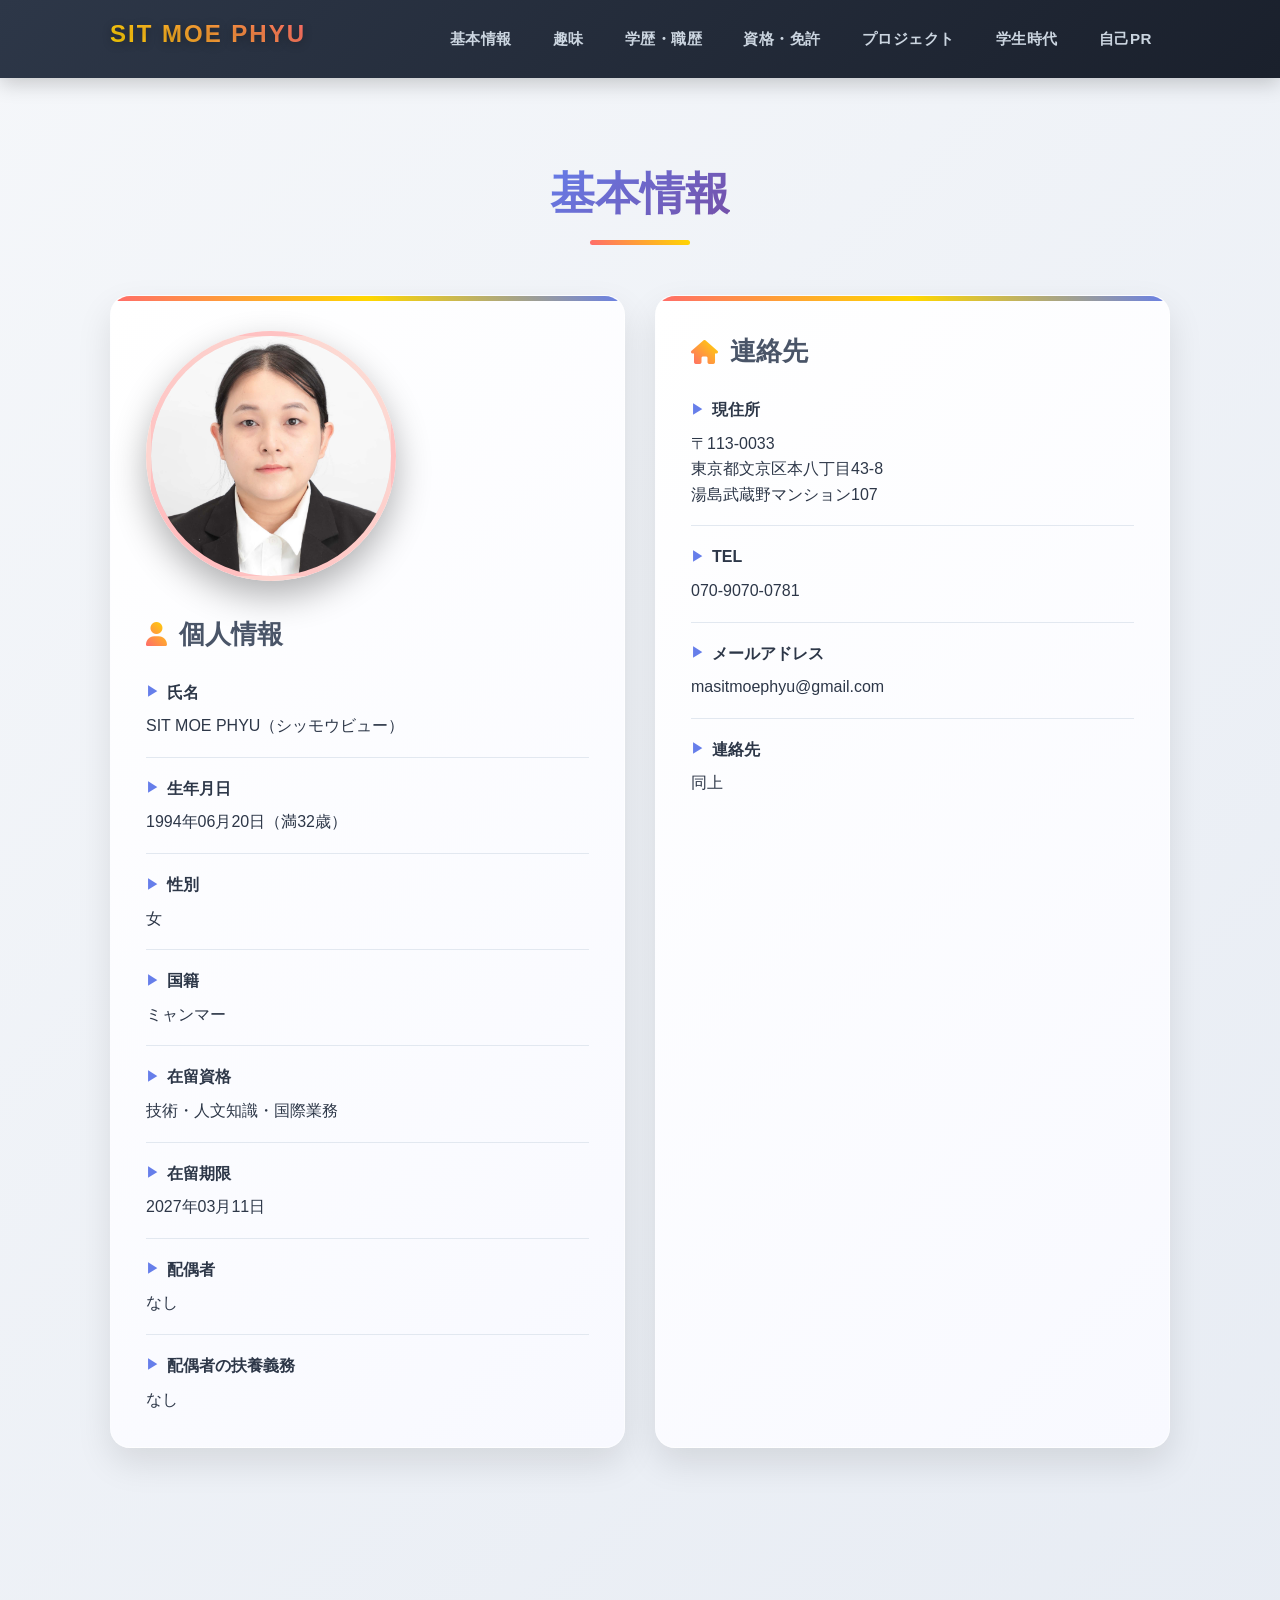
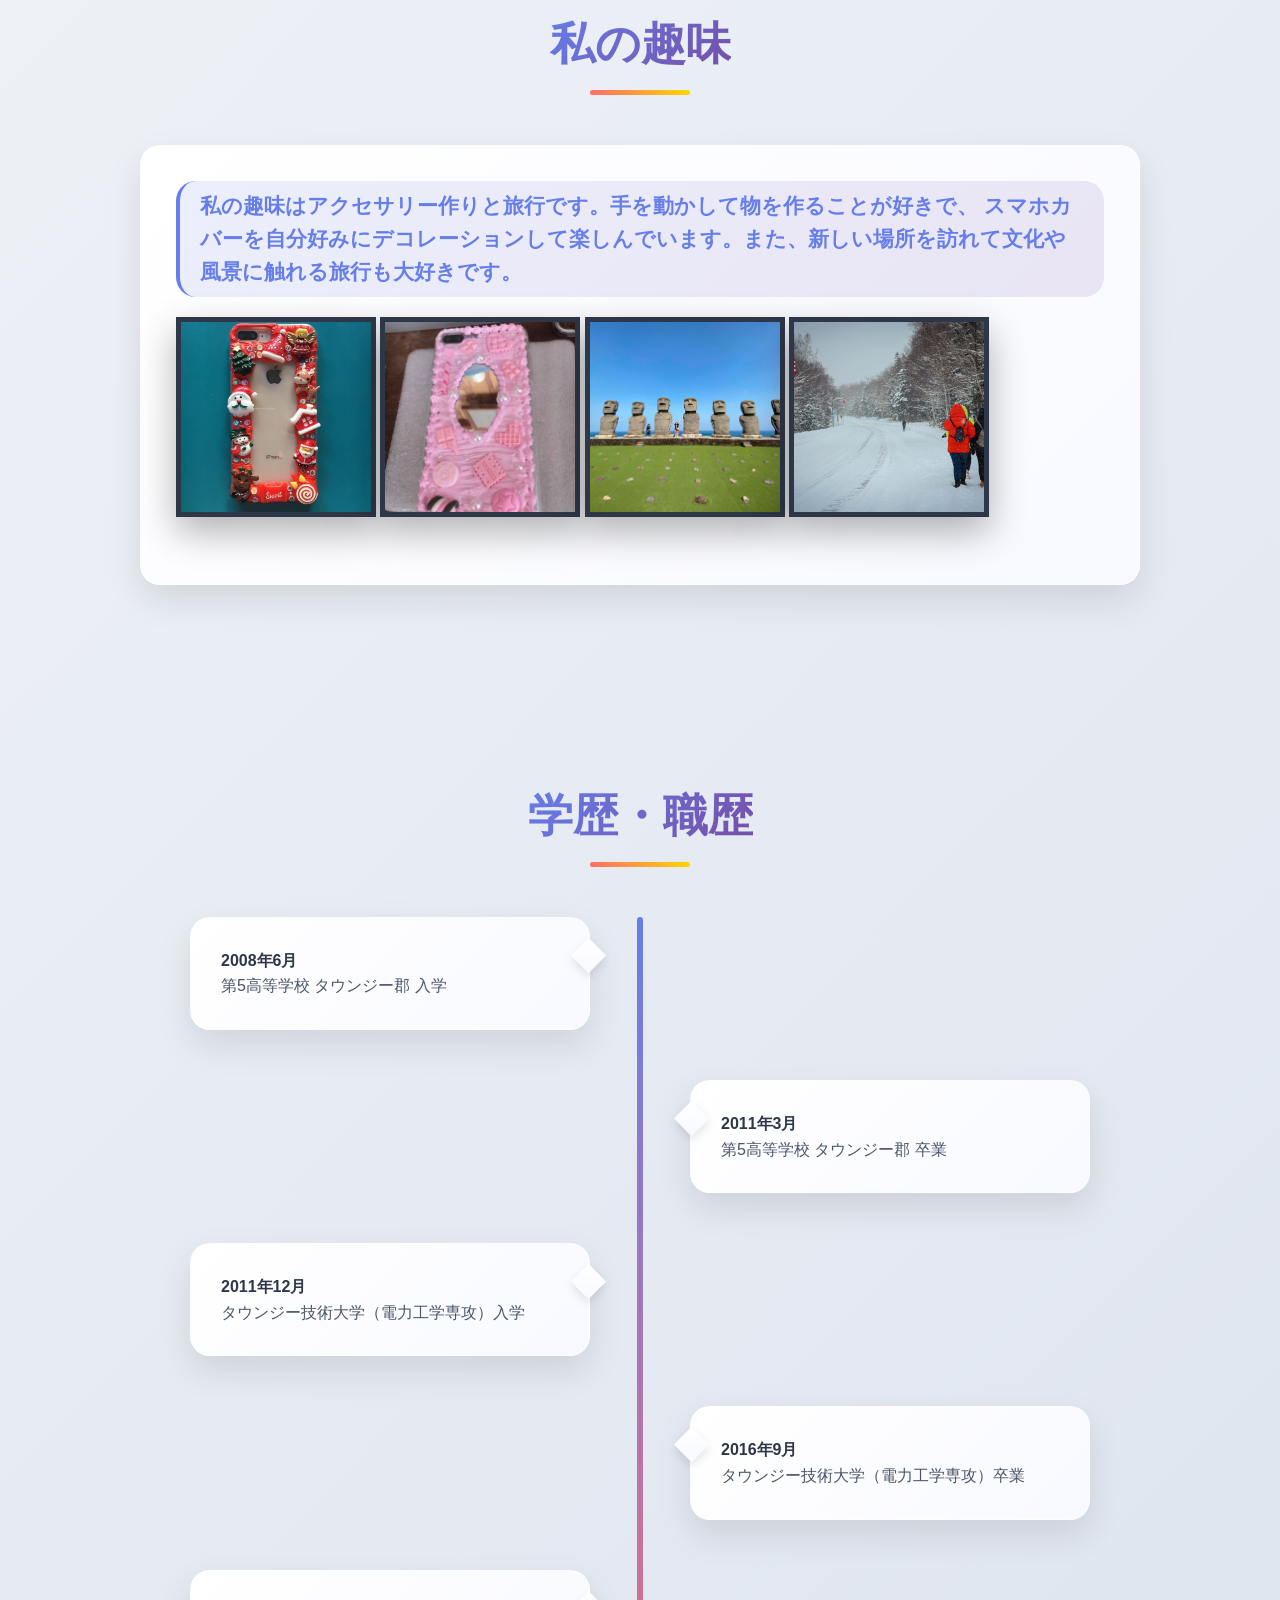
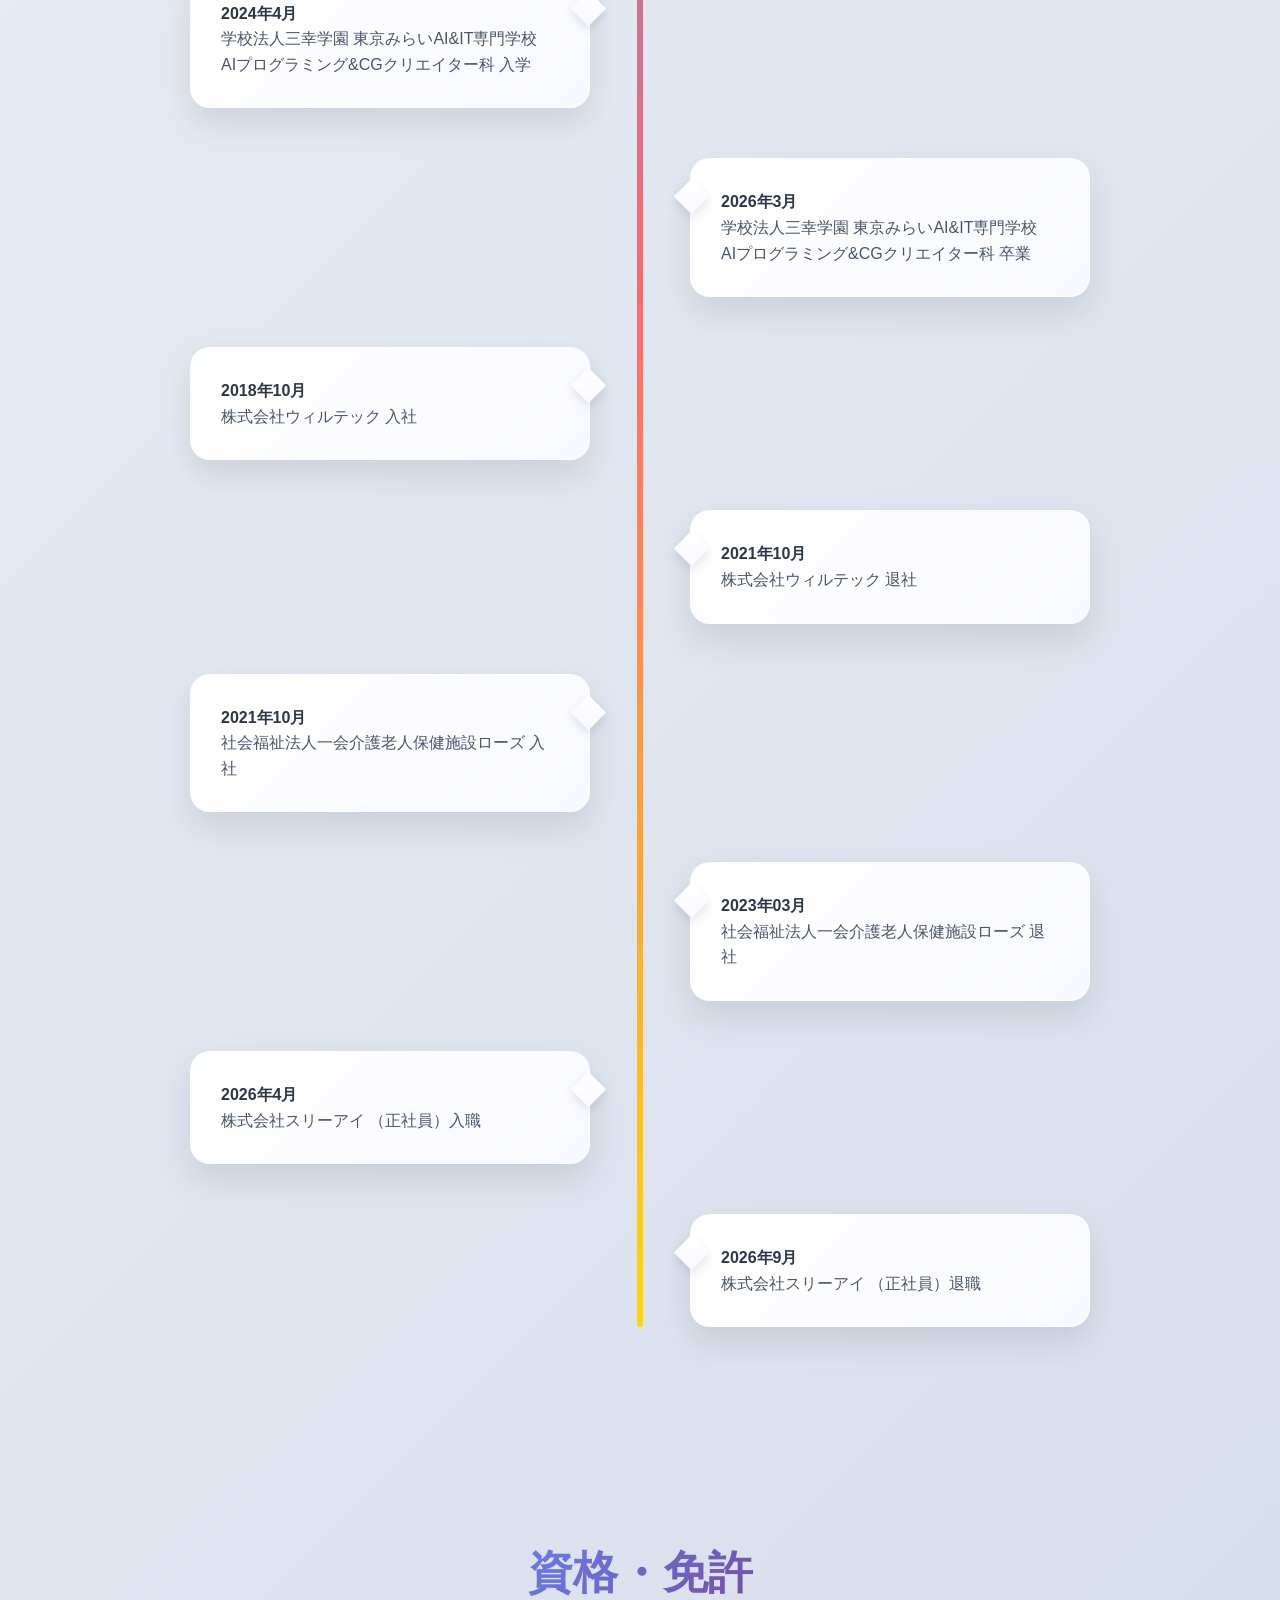
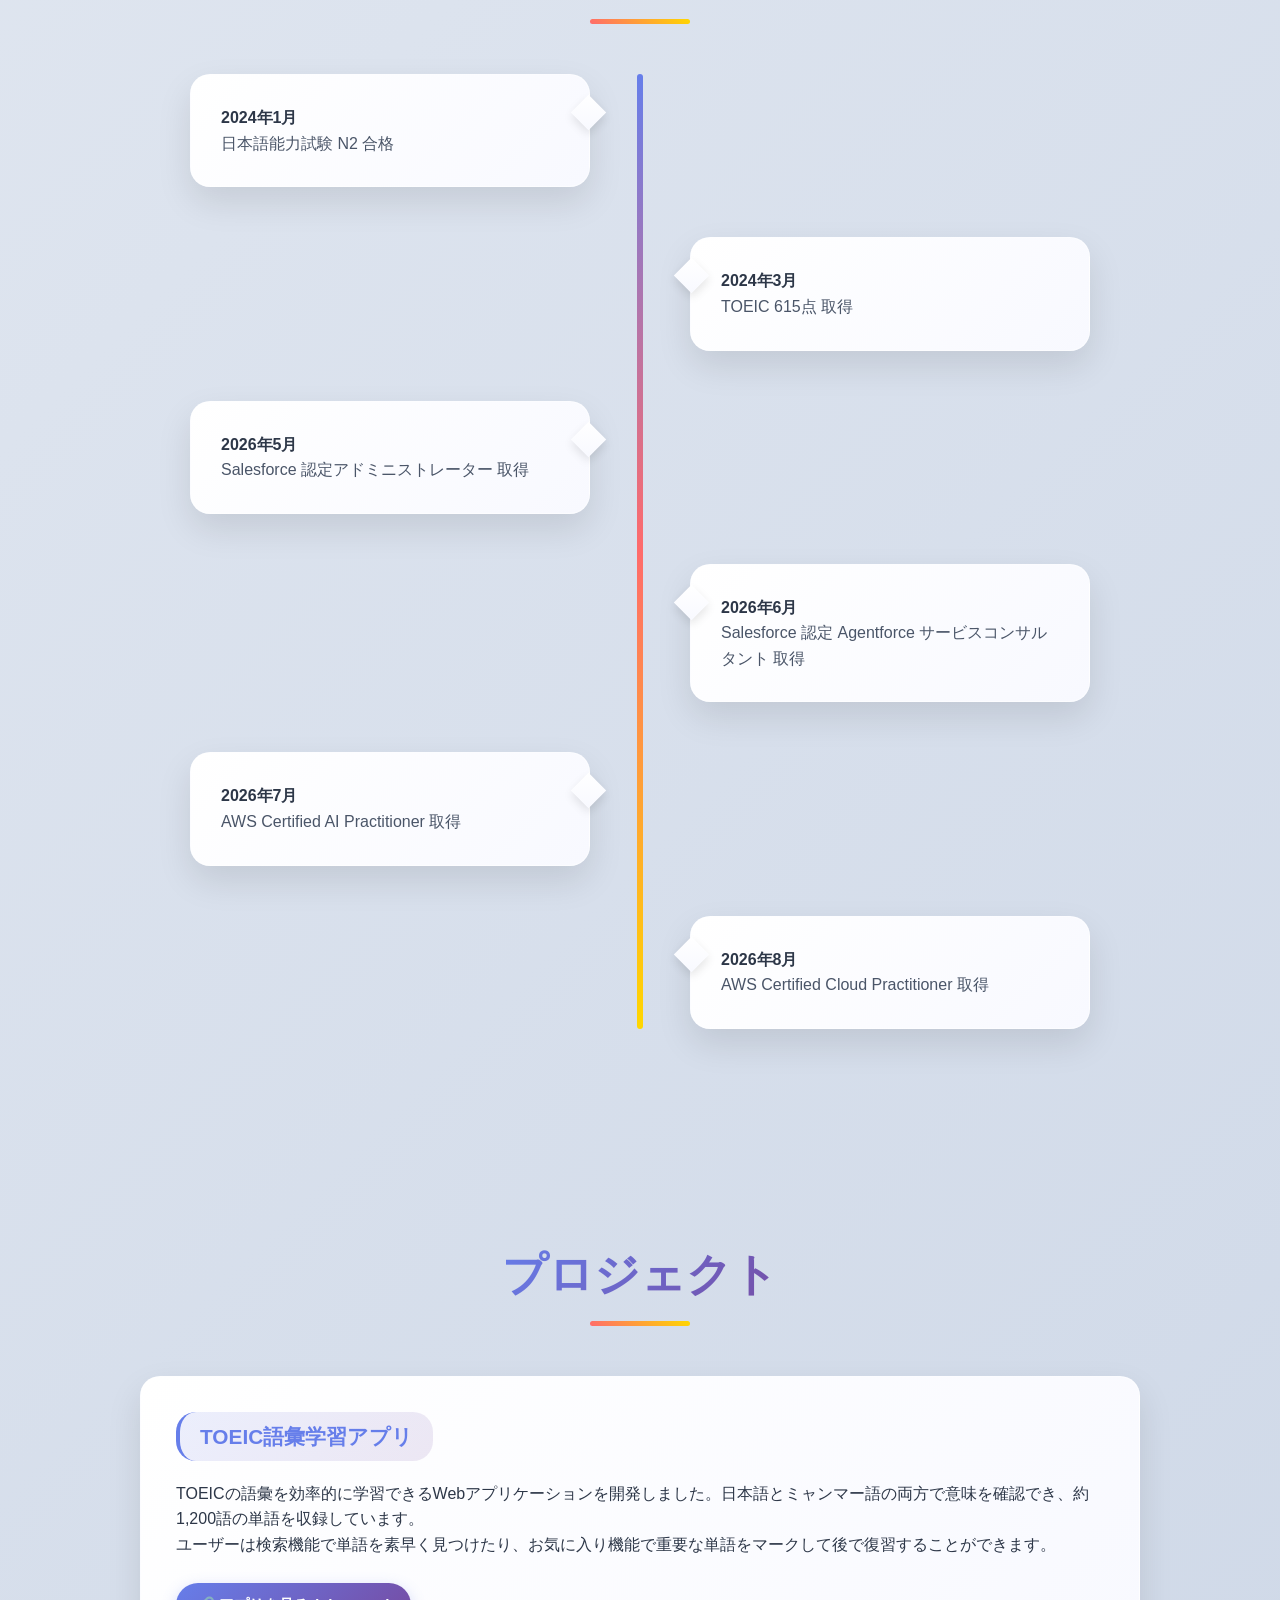
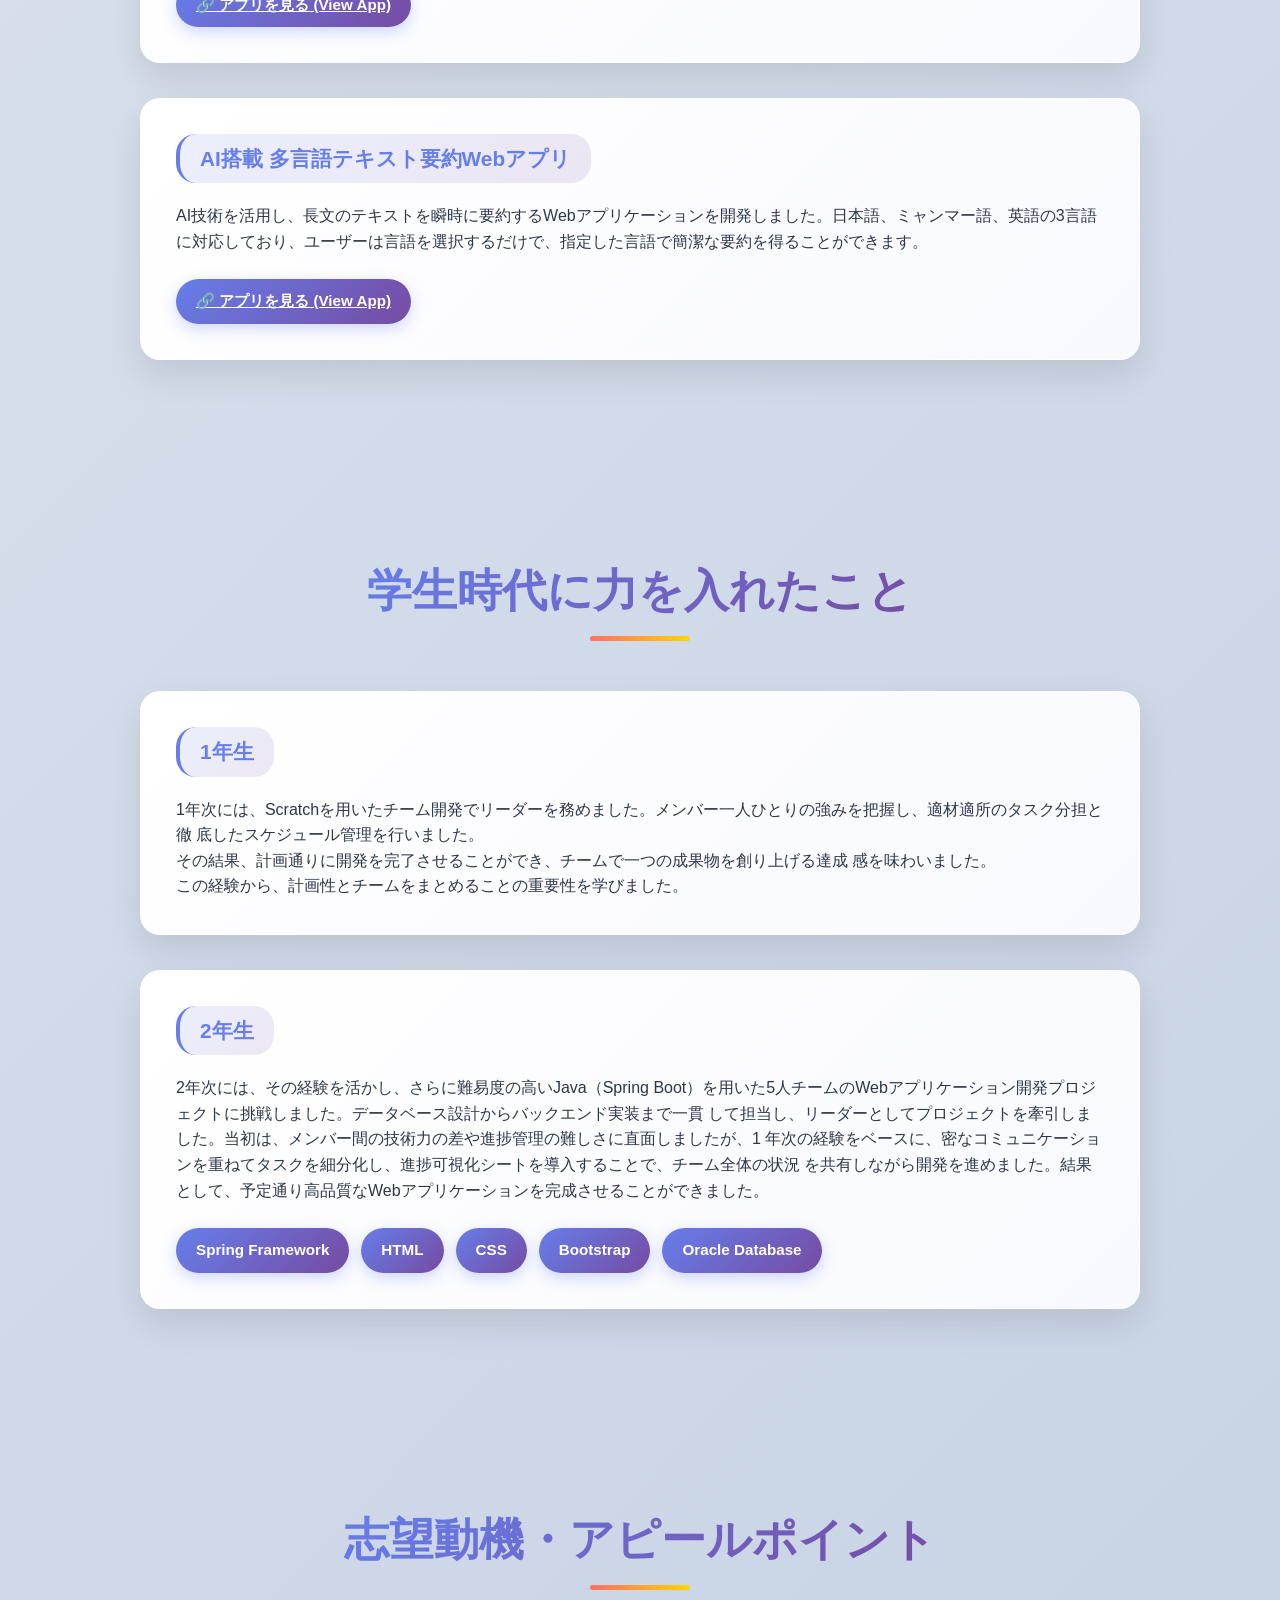
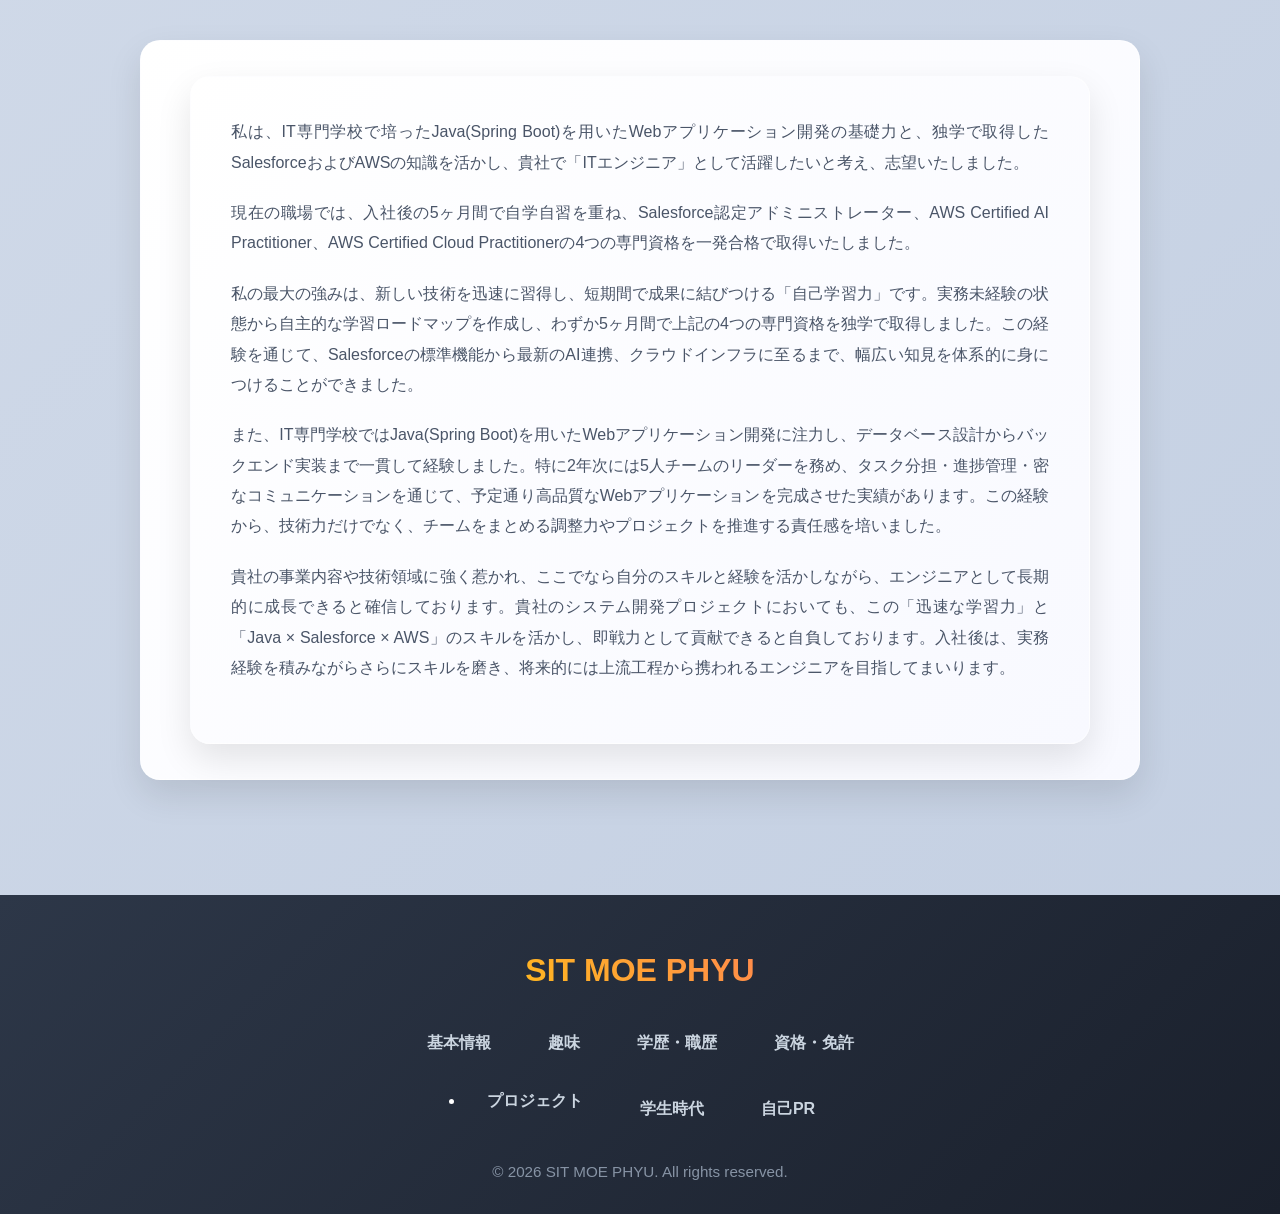
<file: index.html>
<!DOCTYPE html>
<html lang="ja">
<head>
    <meta charset="UTF-8">
    <meta name="viewport" content="width=device-width, initial-scale=1.0">
    <title>SIT MOE PHYU - 履歴書</title>
    <link rel="stylesheet" href="style.css">
    <!-- Font Awesome (アイコン用) -->
    <link rel="stylesheet" href="https://cdnjs.cloudflare.com/ajax/libs/font-awesome/6.4.0/css/all.min.css">
</head>
<body>

    <!-- ナビゲーション -->
    <nav>
        <div class="container nav-container">
           <!-- <img src="image/me.jpg" alt="SIT MOE PHYU" class="profile-img"> -->

            <h1 class="logo">SIT MOE PHYU</h1>
            <ul class="nav-links">
                <li><a href="#about">基本情報</a></li>
                <li><a href="#hobby">趣味</a></li>
                <li><a href="#education">学歴・職歴</a></li>
                <li><a href="#certifications">資格・免許</a></li>
                <li><a href="#projects">プロジェクト</a></li>
                <li><a href="#experience">学生時代</a></li>
                <li><a href="#pr">自己PR</a></li>
            </ul>
        </div>
    </nav>

    <!-- 基本情報 -->
    <section id="about">
        <div class="container">
            <div class="section-title">
                <h2>基本情報</h2>
            </div>
            <div class="info-grid">
                <div class="info-card profile-card">
                    <!-- プロフィール写真 -->
                    <img src="image/me.jpg" alt="SIT MOE PHYU" class="profile-img">
                    <h3><i class="fas fa-user"></i> 個人情報</h3>
                    <div class="info-item">
                        <div class="info-label">氏名</div>
                        <div>SIT MOE PHYU（シッモウビュー）</div>
                    </div>
                    <div class="info-item">
                        <div class="info-label">生年月日</div>
                        <div>1994年06月20日（満32歳）</div>
                    </div>
                    <div class="info-item">
                        <div class="info-label">性別</div>
                        <div>女</div>
                    </div>
                    <div class="info-item">
                        <div class="info-label">国籍</div>
                        <div>ミャンマー</div>
                    </div>
                    <div class="info-item">
                        <div class="info-label">在留資格</div>
                        <div>技術・人文知識・国際業務</div>
                    </div>
                    <div class="info-item">
                        <div class="info-label">在留期限</div>
                        <div>2027年03月11日</div>
                    </div>
                    <div class="info-item">
                        <div class="info-label">配偶者</div>
                        <div>なし</div>
                    </div>
                    <div class="info-item">
                        <div class="info-label">配偶者の扶養義務</div>
                        <div>なし</div>
                    </div>
                </div>

                <div class="info-card">
                    <h3><i class="fas fa-home"></i> 連絡先</h3>
                    <div class="info-item">
                        <div class="info-label">現住所</div>
                        <div>〒113-0033<br>東京都文京区本八丁目43-8<br>湯島武蔵野マンション107</div>
                    </div>
                    <div class="info-item">
                        <div class="info-label">TEL</div>
                        <div>070-9070-0781</div>
                    </div>
                    <div class="info-item">
                        <div class="info-label">メールアドレス</div>
                        <div>masitmoephyu@gmail.com</div>
                    </div>
                    <div class="info-item">
                        <div class="info-label">連絡先</div>
                        <div>同上</div>
                    </div>
                </div>
            </div>
        </div>
    </section>
<!-- 趣味 -->
 <section id="hobby">
        <div class="container">
            <div class="section-title">
                <h2>私の趣味</h2>
            </div>
            <div class="experience-content">
                <div class="experience-item">
                    <div class="experience-year">私の趣味はアクセサリー作りと旅行です。手を動かして物を作ることが好きで、 スマホカバーを自分好みにデコレーションして楽しんでいます。また、新しい場所を訪れて文化や風景に触れる旅行も大好きです。</div>
                    <img src="image/ph1.jpg" alt="SIT MOE PHYU" class="hobbyimg">
                      <img src="image/ph2.jpg" alt="SIT MOE PHYU" class="hobbyimg">
                        <img src="image/trip1.jpg" alt="SIT MOE PHYU" class="hobbyimg">
                          <img src="image/trip2.jpg" alt="SIT MOE PHYU" class="hobbyimg">
                </div>

            

                
            </div>
        </div>
    </section>



    <!-- 学歴・職歴 -->
    <section id="education">
        <div class="container">
            <div class="section-title">
                <h2>学歴・職歴</h2>
            </div>
            <div class="timeline">
                <div class="timeline-item">
                    <div class="timeline-content">
                        <strong>2008年6月</strong>
                        <p>第5高等学校 タウンジー郡 入学</p>
                    </div>
                </div>
                <div class="timeline-item">
                    <div class="timeline-content">
                        <strong>2011年3月</strong>
                        <p>第5高等学校 タウンジー郡 卒業</p>
                    </div>
                </div>
                <div class="timeline-item">
                    <div class="timeline-content">
                        <strong>2011年12月</strong>
                        <p>タウンジー技術大学（電力工学専攻）入学</p>
                    </div>
                </div>
                <div class="timeline-item">
                    <div class="timeline-content">
                        <strong>2016年9月</strong>
                        <p>タウンジー技術大学（電力工学専攻）卒業</p>
                    </div>
                </div>
                <div class="timeline-item">
                    <div class="timeline-content">
                        <strong>2024年4月</strong>
                        <p>学校法人三幸学園 東京みらいAI&IT専門学校<br>AIプログラミング&CGクリエイター科 入学</p>
                    </div>
                </div>
                <div class="timeline-item">
                    <div class="timeline-content">
                        <strong>2026年3月</strong>
                        <p>学校法人三幸学園 東京みらいAI&IT専門学校<br>AIプログラミング&CGクリエイター科 卒業</p>
                    </div>
                </div>
                <div class="timeline-item">
                    <div class="timeline-content">
                        <strong>2018年10月</strong>
                        <p>株式会社ウィルテック 入社</p>
                    </div>
                </div>
                <div class="timeline-item">
                    <div class="timeline-content">
                        <strong>2021年10月</strong>
                        <p>株式会社ウィルテック 退社</p>
                    </div>
                </div>
                
                 <div class="timeline-item">
                    <div class="timeline-content">
                        <strong>2021年10月</strong>
                        <p>社会福祉法人一会介護老人保健施設ローズ 入社</p>
                    </div>
                </div>
                <div class="timeline-item">
                    <div class="timeline-content">
                        <strong>2023年03月</strong>
                        <p>社会福祉法人一会介護老人保健施設ローズ 退社</p>
                    </div>
                </div>
                
                <div class="timeline-item">
                    <div class="timeline-content">
                        <strong>2026年4月</strong>
                        <p>株式会社スリーアイ （正社員）入職</p>
                       </div>
                    </div>
                    <div class="timeline-item">
                    <div class="timeline-content">
                        <strong>2026年9月</strong>
                        <p>株式会社スリーアイ （正社員）退職</p>
                       </div>
                    </div>
                </div>
            </div>
        </div>
    </section>

    <!-- 資格・免許 -->
    <section id="certifications">
        <div class="container">
            <div class="section-title">
                <h2>資格・免許</h2>
            </div>
            <div class="timeline">
                <div class="timeline-item">
                    <div class="timeline-content">
                        <strong>2024年1月</strong>
                        <p>日本語能力試験 N2 合格</p>
                    </div>
                </div>
                <div class="timeline-item">
                    <div class="timeline-content">
                        <strong>2024年3月</strong>
                        <p>TOEIC 615点 取得</p>
                    </div>
                </div>
                <div class="timeline-item">
                    <div class="timeline-content">
                        <strong>2026年5月</strong>
                        <p>Salesforce 認定アドミニストレーター 取得</p>
                    </div>
                </div>
                <div class="timeline-item">
                    <div class="timeline-content">
                        <strong>2026年6月</strong>
                        <p>Salesforce 認定 Agentforce サービスコンサルタント 取得</p>
                    </div>
                </div>
                <div class="timeline-item">
                    <div class="timeline-content">
                        <strong>2026年7月</strong>
                        <p>AWS Certified AI Practitioner 取得</p>
                    </div>
                </div>
                <div class="timeline-item">
                    <div class="timeline-content">
                        <strong>2026年8月</strong>
                        <p>AWS Certified Cloud Practitioner 取得</p>
                    </div>
                </div>
            </div>
        </div>
    </section>

    <!-- プロジェクト -->
<section id="projects">
    <div class="container">
        <div class="section-title">
            <h2>プロジェクト</h2>
        </div>
        <div class="experience-content">
            <div class="experience-item">
                <div class="experience-year">TOEIC語彙学習アプリ</div>
                <p>TOEICの語彙を効率的に学習できるWebアプリケーションを開発しました。日本語とミャンマー語の両方で意味を確認でき、約1,200語の単語を収録しています。</p>
                <p>ユーザーは検索機能で単語を素早く見つけたり、お気に入り機能で重要な単語をマークして後で復習することができます。</p>
                
                <div class="skills"><a href="https://sit94.github.io/TOEIC.Gold.Vocab/" target="_blank" class="skill-tag1">
                    🔗 アプリを見る (View App)
                </a></div> 
            </div>
        </div>

        <div class="experience-content">
            <div class="experience-item">
                <div class="experience-year">AI搭載 多言語テキスト要約Webアプリ</div>
                <p>AI技術を活用し、長文のテキストを瞬時に要約するWebアプリケーションを開発しました。日本語、ミャンマー語、英語の3言語に対応しており、ユーザーは言語を選択するだけで、指定した言語で簡潔な要約を得ることができます。</p>
        
                
                <div class="skills"><a href="https://summarizer-ai-user.netlify.app/" target="_blank" class="skill-tag1">
                    🔗 アプリを見る (View App)
                </a></div> 
            </div>
        </div>
        
    </div>
</section>


    <!-- 学生時代に力を入れたこと -->
    <section id="experience">
        <div class="container">
            <div class="section-title">
                <h2>学生時代に力を入れたこと</h2>
            </div>
            <div class="experience-content">
                <div class="experience-item">
                    <div class="experience-year">1年生</div>
                    <p>1年次には、Scratchを用いたチーム開発でリーダーを務めました。メンバー一人ひとりの強みを把握し、適材適所のタスク分担と徹
底したスケジュール管理を行いました。</p>
                    <p>その結果、計画通りに開発を完了させることができ、チームで一つの成果物を創り上げる達成
感を味わいました。</p>
                    <p>この経験から、計画性とチームをまとめることの重要性を学びました。</p>
                </div>

                <div class="experience-item">
                    <div class="experience-year">2年生</div>
                    <p>2年次には、その経験を活かし、さらに難易度の高いJava（Spring
Boot）を用いた5人チームのWebアプリケーション開発プロジェクトに挑戦しました。データベース設計からバックエンド実装まで一貫
して担当し、リーダーとしてプロジェクトを牽引しました。当初は、メンバー間の技術力の差や進捗管理の難しさに直面しましたが、1
年次の経験をベースに、密なコミュニケーションを重ねてタスクを細分化し、進捗可視化シートを導入することで、チーム全体の状況
を共有しながら開発を進めました。結果として、予定通り高品質なWebアプリケーションを完成させることができました。</p>
                    <div class="skills">
                        <div class="skill-tag1">Spring Framework</div>
                        <div class="skill-tag1">HTML</div>
                        <div class="skill-tag1">CSS</div>
                        <div class="skill-tag1">Bootstrap</div>
                        <div class="skill-tag1">Oracle Database</div>
                    </div>
                </div>

                
            </div>
        </div>
    </section>

    <!-- 自己PR -->
    <section id="pr">
        <div class="container">
            <div class="section-title">
                <h2>志望動機・アピールポイント</h2>
            </div>
           <div class="experience-content">
                <div class="experience-item">
            <div class="pr-content">
                <p>私は、IT専門学校で培ったJava(Spring Boot)を用いたWebアプリケーション開発の基礎力と、独学で取得したSalesforceおよびAWSの知識を活かし、貴社で「ITエンジニア」として活躍したいと考え、志望いたしました。</p>
                <p>現在の職場では、入社後の5ヶ月間で自学自習を重ね、Salesforce認定アドミニストレーター、AWS Certified AI Practitioner、AWS Certified Cloud Practitionerの4つの専門資格を一発合格で取得いたしました。</p>
                <p>私の最大の強みは、新しい技術を迅速に習得し、短期間で成果に結びつける「自己学習力」です。実務未経験の状態から自主的な学習ロードマップを作成し、わずか5ヶ月間で上記の4つの専門資格を独学で取得しました。この経験を通じて、Salesforceの標準機能から最新のAI連携、クラウドインフラに至るまで、幅広い知見を体系的に身につけることができました。</p>
                <p>また、IT専門学校ではJava(Spring Boot)を用いたWebアプリケーション開発に注力し、データベース設計からバックエンド実装まで一貫して経験しました。特に2年次には5人チームのリーダーを務め、タスク分担・進捗管理・密なコミュニケーションを通じて、予定通り高品質なWebアプリケーションを完成させた実績があります。この経験から、技術力だけでなく、チームをまとめる調整力やプロジェクトを推進する責任感を培いました。</p>
                <p>貴社の事業内容や技術領域に強く惹かれ、ここでなら自分のスキルと経験を活かしながら、エンジニアとして長期的に成長できると確信しております。貴社のシステム開発プロジェクトにおいても、この「迅速な学習力」と「Java × Salesforce × AWS」のスキルを活かし、即戦力として貢献できると自負しております。入社後は、実務経験を積みながらさらにスキルを磨き、将来的には上流工程から携われるエンジニアを目指してまいります。</p>
            </div>
        </div>
       </div>
        </div>
    </section>

    <!-- フッター -->
    <footer>
        <div class="container">
            <div class="footer-content">
                <h3>SIT MOE PHYU</h3>
                <div class="footer-links">
                    <a href="#about">基本情報</a>
                     <a href="#hobby">趣味</a>
                    <a href="#education">学歴・職歴</a>
                    <a href="#certifications">資格・免許</a>
                    <li><a href="#projects">プロジェクト</a></li>
                    <a href="#experience">学生時代</a>
                    <a href="#pr">自己PR</a>
                </div>
                <p class="copyright">&copy; 2026 SIT MOE PHYU. All rights reserved.</p>
            </div>
        </div>
    </footer>

</body>
</html>
</file>
<file: style.css>
/* 基本スタイル */
* {
    margin: 0;
    padding: 0;
    box-sizing: border-box;
    font-family: 'Segoe UI', 'Hiragino Sans', 'Hiragino Kaku Gothic ProN', 'Yu Gothic', sans-serif;
}

body {
    background: linear-gradient(135deg, #f5f7fa 0%, #c3cfe2 100%);
    color: #2d3748;
    line-height: 1.6;
    overflow-x: hidden;
}

.container {
    max-width: 1200px;
    margin: 0 auto;
    padding: 0 20px;
}

/* ヘッダー */
header {
    background: linear-gradient(135deg, #667eea 0%, #764ba2 100%);
    color: white;
    padding: 60px 0 40px;
    text-align: center;
    position: relative;
    overflow: hidden;
}

header::before {
    content: '';
    position: absolute;
    top: 0;
    left: 0;
    width: 100%;
    height: 100%;
    background: url('data:image/svg+xml;utf8,<svg xmlns="http://www.w3.org/2000/svg" viewBox="0 0 100 100" width="100" height="100" opacity="0.1"><path d="M0 0h100v100H0z" fill="none"/><path d="M20 20h60v60H20z" fill="none" stroke="white" stroke-width="2"/></svg>');
    z-index: 0;
}

.profile-img {
    width: 250px;
    height: 250px;
    border-radius: 50%;
    object-fit: cover;
    border: 5px solid rgba(255,255,255,0.3);
    margin-bottom: 25px;
    background: linear-gradient(45deg, #ff9a9e 0%, #fad0c4 100%);
    position: relative;
    z-index: 1;
    box-shadow: 0 15px 35px rgba(0,0,0,0.3);
}
.hobbyimg {
   width: 200px;
    height: 200px;
    
    object-fit: cover;
    border: 5px solid ;
    margin-bottom: 25px;
    background: linear-gradient(45deg, #ff9a9e 0%, #fad0c4 100%);
    position: relative;
    z-index: 1;
    box-shadow: 0 15px 35px rgba(0,0,0,0.3);
}
.profile-img2 {
    width: 150px;
    height: 150px;
    border-radius: 50%;
    object-fit: cover;
    border: 5px solid rgba(255,255,255,0.3);
    margin-bottom: 25px;
    background: linear-gradient(45deg, #ff9a9e 0%, #fad0c4 100%);
    position: relative;
    z-index: 1;
    box-shadow: 0 15px 35px rgba(0,0,0,0.3);
}
.development {
    width: 500px;
    height: 300px;
    object-fit: cover;
    border: 5px solid rgba(255,255,255,0.3);
    margin-bottom: 25px;
    background: linear-gradient(45deg, #ff9a9e 0%, #fad0c4 100%);
    position: relative;
    z-index: 1;
    box-shadow: 0 15px 35px rgba(0,0,0,0.3);
    transition: 0.3s;
    
}
.development:hover{
    transform: scale(1.1);
}
h1 {
    font-size: 3rem;
    margin-bottom: 10px;
    font-weight: 700;
    position: relative;
    z-index: 1;
    text-shadow: 0 2px 10px rgba(0,0,0,0.3);
    background: linear-gradient(45deg, #fff 30%, #f0f0f0 100%);
    -webkit-background-clip: text;
    -webkit-text-fill-color: transparent;
}

.subtitle {
    font-size: 1.4rem;
    opacity: 0.95;
    margin-bottom: 20px;
    position: relative;
    z-index: 1;
    font-weight: 300;
    letter-spacing: 1px;
}

.contact-info {
    display: flex;
    justify-content: center;
    flex-wrap: wrap;
    gap: 20px;
    margin-top: 20px;
    position: relative;
    z-index: 1;
}

.contact-item {
    display: flex;
    align-items: center;
    background: rgba(255,255,255,0.2);
    padding: 12px 25px;
    border-radius: 30px;
    backdrop-filter: blur(10px);
    border: 1px solid rgba(255,255,255,0.3);
    transition: all 0.3s ease;
}

.contact-item:hover {
    background: rgba(255,255,255,0.3);
    transform: translateY(-2px);
    box-shadow: 0 8px 20px rgba(0,0,0,0.2);
}

.contact-item i {
    margin-right: 10px;
    font-size: 1.3rem;
    color: #ffd700;
}

/* ナビゲーション */
nav {
    background: linear-gradient(135deg, #667eea 0%, #764ba2 100%);
    box-shadow: 0 8px 25px rgba(0,0,0,0.15);
    position: sticky;
    top: 0;
    z-index: 100;
}

.nav-container {
    display: flex;
    justify-content: center;
}

.nav-links {
    display: flex;
    list-style: none;
}

.nav-links li {
    margin: 0;
}

.nav-links a {
    display: block;
    padding: 20px 30px;
    text-decoration: none;
    color: white;
    font-weight: 600;
    transition: all 0.3s ease;
    position: relative;
    letter-spacing: 0.5px;
}

.nav-links a:hover {
    color: #ffd700;
    background: rgba(255,255,255,0.1);
}

.nav-links a::after {
    content: '';
    position: absolute;
    bottom: 0;
    left: 50%;
    width: 0;
    height: 3px;
    background: linear-gradient(45deg, #ffd700, #ff6b6b);
    transition: all 0.3s ease;
    transform: translateX(-50%);
}

.nav-links a:hover::after {
    width: 80%;
}

.nav-links a.active {
    color: #ffd700;
    background: rgba(255,255,255,0.1);
}

/* セクション共通 */
section {
    padding: 80px 0;
}

.section-title {
    text-align: center;
    margin-bottom: 50px;
    position: relative;
}

.section-title h2 {
    font-size: 2.8rem;
    background: linear-gradient(135deg, #667eea 0%, #764ba2 100%);
    -webkit-background-clip: text;
    -webkit-text-fill-color: transparent;
    display: inline-block;
    padding-bottom: 15px;
    position: relative;
    font-weight: 700;
}

.section-title h2::after {
    content: '';
    position: absolute;
    bottom: 0;
    left: 50%;
    transform: translateX(-50%);
    width: 100px;
    height: 5px;
    background: linear-gradient(45deg, #ff6b6b, #ffd700);
    border-radius: 3px;
}

/* 基本情報 */
.info-grid {
    display: grid;
    grid-template-columns: repeat(auto-fit, minmax(320px, 1fr));
    gap: 30px;
}

.info-card {
    background: linear-gradient(135deg, #ffffff 0%, #f8f9ff 100%);
    border-radius: 20px;
    padding: 35px;
    box-shadow: 0 15px 35px rgba(0,0,0,0.1);
    transition: all 0.4s ease;
    border: 1px solid rgba(255,255,255,0.5);
    position: relative;
    overflow: hidden;
}

.info-card::before {
    content: '';
    position: absolute;
    top: 0;
    left: 0;
    width: 100%;
    height: 5px;
    background: linear-gradient(45deg, #ff6b6b, #ffd700, #667eea);
}

.info-card:hover {
    transform: translateY(-10px) scale(1.02);
    box-shadow: 0 25px 50px rgba(0,0,0,0.15);
}

.info-card h3 {
    color: #4a5568;
    margin-bottom: 25px;
    font-size: 1.6rem;
    display: flex;
    align-items: center;
    font-weight: 600;
}

.info-card h3 i {
    margin-right: 12px;
    font-size: 1.5rem;
    background: linear-gradient(45deg, #ff6b6b, #ffd700);
    -webkit-background-clip: text;
    -webkit-text-fill-color: transparent;
}

.info-item {
    margin-bottom: 18px;
    padding-bottom: 18px;
    border-bottom: 1px solid #e2e8f0;
    transition: all 0.3s ease;
}

.info-item:hover {
    border-bottom-color: #667eea;
    transform: translateX(5px);
}

.info-item:last-child {
    margin-bottom: 0;
    padding-bottom: 0;
    border-bottom: none;
}

.info-label {
    font-weight: 700;
    color: #2d3748;
    margin-bottom: 8px;
    font-size: 1rem;
    display: flex;
    align-items: center;
}

.info-label::before {
    content: '▶';
    margin-right: 8px;
    font-size: 0.8rem;
    color: #667eea;
}

/* 学歴・職歴 */
.timeline {
    position: relative;
    max-width: 900px;
    margin: 0 auto;
}

.timeline::before {
    content: '';
    position: absolute;
    left: 50%;
    transform: translateX(-50%);
    width: 6px;
    height: 100%;
    background: linear-gradient(180deg, #667eea 0%, #ff6b6b 50%, #ffd700 100%);
    border-radius: 3px;
}

.timeline-item {
    display: flex;
    margin-bottom: 50px;
    position: relative;
}

.timeline-item:nth-child(odd) {
    justify-content: flex-start;
    padding-right: calc(50% + 40px);
}

.timeline-item:nth-child(even) {
    justify-content: flex-end;
    padding-left: calc(50% + 40px);
}

.timeline-content {
    background: linear-gradient(135deg, #ffffff 0%, #f8f9ff 100%);
    border-radius: 20px;
    padding: 30px;
    box-shadow: 0 15px 35px rgba(0,0,0,0.1);
    width: 100%;
    max-width: 400px;
    position: relative;
    border: 1px solid rgba(255,255,255,0.5);
    transition: all 0.3s ease;
}

.timeline-content:hover {
    transform: translateY(-5px);
    box-shadow: 0 20px 40px rgba(0,0,0,0.15);
}

.timeline-content::before {
    content: '';
    position: absolute;
    top: 25px;
    width: 25px;
    height: 25px;
    background: linear-gradient(135deg, #ffffff 0%, #f8f9ff 100%);
    transform: rotate(45deg);
    box-shadow: 3px 3px 10px rgba(0,0,0,0.1);
}

.timeline-item:nth-child(odd) .timeline-content::before {
    right: -12px;
}

.timeline-item:nth-child(even) .timeline-content::before {
    left: -12px;
}

.timeline-date {
    font-weight: 700;
    color: #667eea;
    margin-bottom: 12px;
    font-size: 1.1rem;
    display: inline-block;
    padding: 5px 15px;
    background: linear-gradient(135deg, #667eea20, #764ba220);
    border-radius: 20px;
}

.timeline-content h3 {
    color: #2d3748;
    margin-bottom: 10px;
    font-size: 1.4rem;
    font-weight: 600;
}

.timeline-content p {
    color: #4a5568;
    line-height: 1.6;
}

.timeline-dot {
    position: absolute;
    left: 50%;
    transform: translateX(-50%);
    width: 25px;
    height: 25px;
    background: linear-gradient(45deg, #ff6b6b, #ffd700);
    border-radius: 50%;
    border: 4px solid white;
    box-shadow: 0 0 0 6px #667eea;
    z-index: 1;
    transition: all 0.3s ease;
}

.timeline-dot:hover {
    transform: translateX(-50%) scale(1.2);
    box-shadow: 0 0 0 8px #667eea, 0 0 20px rgba(255,107,107,0.5);
}

/* 資格・免許 */
.certifications {
    display: grid;
    grid-template-columns: repeat(auto-fit, minmax(320px, 1fr));
    gap: 30px;
}

.cert-card {
    background: linear-gradient(135deg, #ffffff 0%, #f8f9ff 100%);
    border-radius: 20px;
    padding: 35px;
    box-shadow: 0 15px 35px rgba(0,0,0,0.1);
    transition: all 0.4s ease;
    display: flex;
    flex-direction: column;
    align-items: center;
    text-align: center;
    border: 1px solid rgba(255,255,255,0.5);
    position: relative;
    overflow: hidden;
}

.cert-card::before {
    content: '';
    position: absolute;
    top: 0;
    left: 0;
    width: 100%;
    height: 5px;
    background: linear-gradient(45deg, #667eea, #764ba2);
}

.cert-card:hover {
    transform: translateY(-10px) rotate(2deg);
    box-shadow: 0 25px 50px rgba(0,0,0,0.15);
}

.cert-icon {
    width: 90px;
    height: 90px;
    background: linear-gradient(135deg, #667eea 0%, #764ba2 100%);
    border-radius: 50%;
    display: flex;
    align-items: center;
    justify-content: center;
    margin-bottom: 25px;
    box-shadow: 0 10px 25px rgba(102,126,234,0.3);
    transition: all 0.3s ease;
}

.cert-card:hover .cert-icon {
    transform: scale(1.1) rotate(15deg);
    background: linear-gradient(135deg, #ff6b6b 0%, #ffd700 100%);
}

.cert-icon i {
    font-size: 2.2rem;
    color: white;
}

.cert-name {
    font-weight: 700;
    color: #2d3748;
    margin-bottom: 15px;
    font-size: 1.4rem;
}

.cert-date {
    color: #667eea;
    font-weight: 600;
    font-size: 1.1rem;
    padding: 8px 20px;
    background: linear-gradient(135deg, #667eea20, #764ba220);
    border-radius: 20px;
}

/* 自己PR */
.pr-content {
    max-width: 1000px;
    margin: 0 auto;
}

.strength-weakness {
    display: flex;
    flex-wrap: wrap;
    gap: 35px;
    margin-bottom: 50px;
}

.strength, .weakness {
    flex: 1;
    min-width: 320px;
    padding: 35px;
    border-radius: 20px;
    box-shadow: 0 15px 35px rgba(0,0,0,0.1);
    transition: all 0.3s ease;
    position: relative;
    overflow: hidden;
}

.strength::before, .weakness::before {
    content: '';
    position: absolute;
    top: 0;
    left: 0;
    width: 100%;
    height: 5px;
}

.strength {
    background: linear-gradient(135deg, #f0fff4 0%, #e6fffa 100%);
    border-left: 5px solid #48bb78;
}

.strength::before {
    background: linear-gradient(45deg, #48bb78, #68d391);
}

.weakness {
    background: linear-gradient(135deg, #fff5f5 0%, #fed7d7 100%);
    border-left: 5px solid #f56565;
}

.weakness::before {
    background: linear-gradient(45deg, #f56565, #fc8181);
}

.strength:hover, .weakness:hover {
    transform: translateY(-8px);
    box-shadow: 0 20px 40px rgba(0,0,0,0.15);
}

.pr-title {
    font-size: 1.5rem;
    margin-bottom: 25px;
    display: flex;
    align-items: center;
    font-weight: 700;
}

.strength .pr-title {
    color: #2f855a;
}

.weakness .pr-title {
    color: #c53030;
}

.pr-title i {
    margin-right: 12px;
    font-size: 1.4rem;
}
.item1{
    background:#b8c2ef;
    border-radius: 20px;
    padding: 35px;
    margin-bottom: 35px;
    box-shadow: 0 15px 35px rgba(0,0,0,0.1);
    border: 1px solid rgba(255,255,255,0.5);
    transition: all 0.3s ease;
}
.experience-item {
    background: linear-gradient(135deg, #ffffff 0%, #f8f9ff 100%);
    border-radius: 20px;
    padding: 35px;
    margin-bottom: 35px;
    box-shadow: 0 15px 35px rgba(0,0,0,0.1);
    border: 1px solid rgba(255,255,255,0.5);
    transition: all 0.3s ease;
}

.experience-item:hover {
    transform: translateY(-5px);
    box-shadow: 0 20px 40px rgba(0,0,0,0.15);
}

/* 学生時代 */
.experience-content {
    max-width: 1000px;
    margin: 0 auto;
}

.experience-year {
    font-weight: 700;
    color: #667eea;
    margin-bottom: 20px;
    font-size: 1.3rem;
    display: inline-block;
    padding: 8px 20px;
    background: linear-gradient(135deg, #667eea20, #764ba220);
    border-radius: 20px;
    border-left: 4px solid #667eea;
}

.skills {
    display: flex;
    flex-wrap: wrap;
    gap: 12px;
    margin-top: 25px;
}

.skill-tag,.skill-tag1 {
    background: linear-gradient(135deg, #667eea 0%, #764ba2 100%);
    color: white;
    padding: 10px 20px;
    border-radius: 25px;
    font-size: 0.95rem;
    font-weight: 600;
    transition: all 0.3s ease;
    box-shadow: 0 5px 15px rgba(102,126,234,0.3);
}

.skill-tag1:hover {
    transform: translateY(-3px) scale(1.05);
    box-shadow: 0 8px 20px rgba(102,126,234,0.4);
    background: linear-gradient(135deg, #ff6b6b 0%, #ffd700 100%);
}

/* フッター */
footer {
    background: linear-gradient(135deg, #2d3748 0%, #1a202c 100%);
    color: white;
    padding: 50px 0 30px;
    text-align: center;
}

.footer-content {
    max-width: 600px;
    margin: 0 auto;
}

.footer-content h3 {
    font-size: 2rem;
    margin-bottom: 20px;
    background: linear-gradient(45deg, #ffd700, #ff6b6b);
    -webkit-background-clip: text;
    -webkit-text-fill-color: transparent;
    font-weight: 700;
}

.footer-links {
    display: flex;
    justify-content: center;
    flex-wrap: wrap;
    gap: 25px;
    margin: 25px 0;
}

.footer-links a {
    color: #cbd5e0;
    text-decoration: none;
    transition: all 0.3s ease;
    font-weight: 600;
    padding: 8px 16px;
    border-radius: 20px;
}

.footer-links a:hover {
    color: #ffd700;
    background: rgba(255,255,255,0.1);
    transform: translateY(-2px);
}

.copyright {
    margin-top: 30px;
    opacity: 0.8;
    font-size: 0.95rem;
    color: #a0aec0;
}

/* レスポンシブ */
@media (max-width: 768px) {
    h1 {
        font-size: 2.2rem;
    }
    
    .subtitle {
        font-size: 1.1rem;
    }
    
    .nav-links {
        flex-direction: column;
        width: 100%;
    }
    
    .nav-links a {
        padding: 15px 20px;
        text-align: center;
        border-bottom: 1px solid rgba(255,255,255,0.1);
    }
    
    .timeline::before {
        left: 30px;
    }
    
    .timeline-item {
        justify-content: flex-start !important;
        padding-left: 80px !important;
        padding-right: 20px !important;
    }
    
    .timeline-dot {
        left: 30px;
    }
    
    .timeline-content::before {
        left: -12px !important;
        right: auto !important;
    }
    
    .section-title h2 {
        font-size: 2.2rem;
    }
    
    .info-card, .cert-card, .experience-item {
        padding: 25px;
    }
}

/* アニメーション */
@keyframes fadeInUp {
    from {
        opacity: 0;
        transform: translateY(30px);
    }
    to {
        opacity: 1;
        transform: translateY(0);
    }
}

.info-card, .cert-card, .experience-item, .timeline-content {
    animation: fadeInUp 0.6s ease-out;
}

.pr-content {
    background: linear-gradient(135deg, #ffffff 0%, #f8f9ff 100%);
    border-radius: 20px;
    padding: 40px;
    box-shadow: 0 15px 35px rgba(0,0,0,0.1);
    border: 1px solid rgba(255,255,255,0.5);
    max-width: 900px;
    margin: 0 auto;
}

.pr-content p {
    margin-bottom: 20px;
    text-align: justify;
    line-height: 1.9;
    color: #4a5568;
}

/* タイムライン内のリスト */
.timeline-content ul {
    margin: 15px 0 15px 20px;
}

.timeline-content ul li {
    margin-bottom: 8px;
    color: #4a5568;
}

/* ナビゲーション調整 */
.nav-container {
    display: flex;
    justify-content: space-between;
    align-items: center;
    max-width: 1100px;
    margin: 0 auto;
    padding: 0 20px;
}

.nav-links {
    display: flex;
    list-style: none;
    gap: 5px;
}

nav {
    background: linear-gradient(135deg, #2d3748 0%, #1a202c 100%);
    padding: 15px 0;
    position: sticky;
    top: 0;
    z-index: 100;
    box-shadow: 0 5px 20px rgba(0,0,0,0.2);
}

.logo {
    font-size: 1.5rem;
    background: linear-gradient(45deg, #ffd700, #ff6b6b);
    -webkit-background-clip: text;
    -webkit-text-fill-color: transparent;
    font-weight: 700;
    letter-spacing: 2px;
}

.nav-links a {
    color: #cbd5e0;
    text-decoration: none;
    font-weight: 600;
    padding: 10px 18px;
    border-radius: 20px;
    transition: all 0.3s ease;
    font-size: 0.95rem;
}

.nav-links a:hover {
    color: #ffd700;
    background: rgba(255,255,255,0.1);
}

/* コンテナ */
.container {
    max-width: 1100px;
    margin: 0 auto;
    padding: 0 20px;
}
</file>
